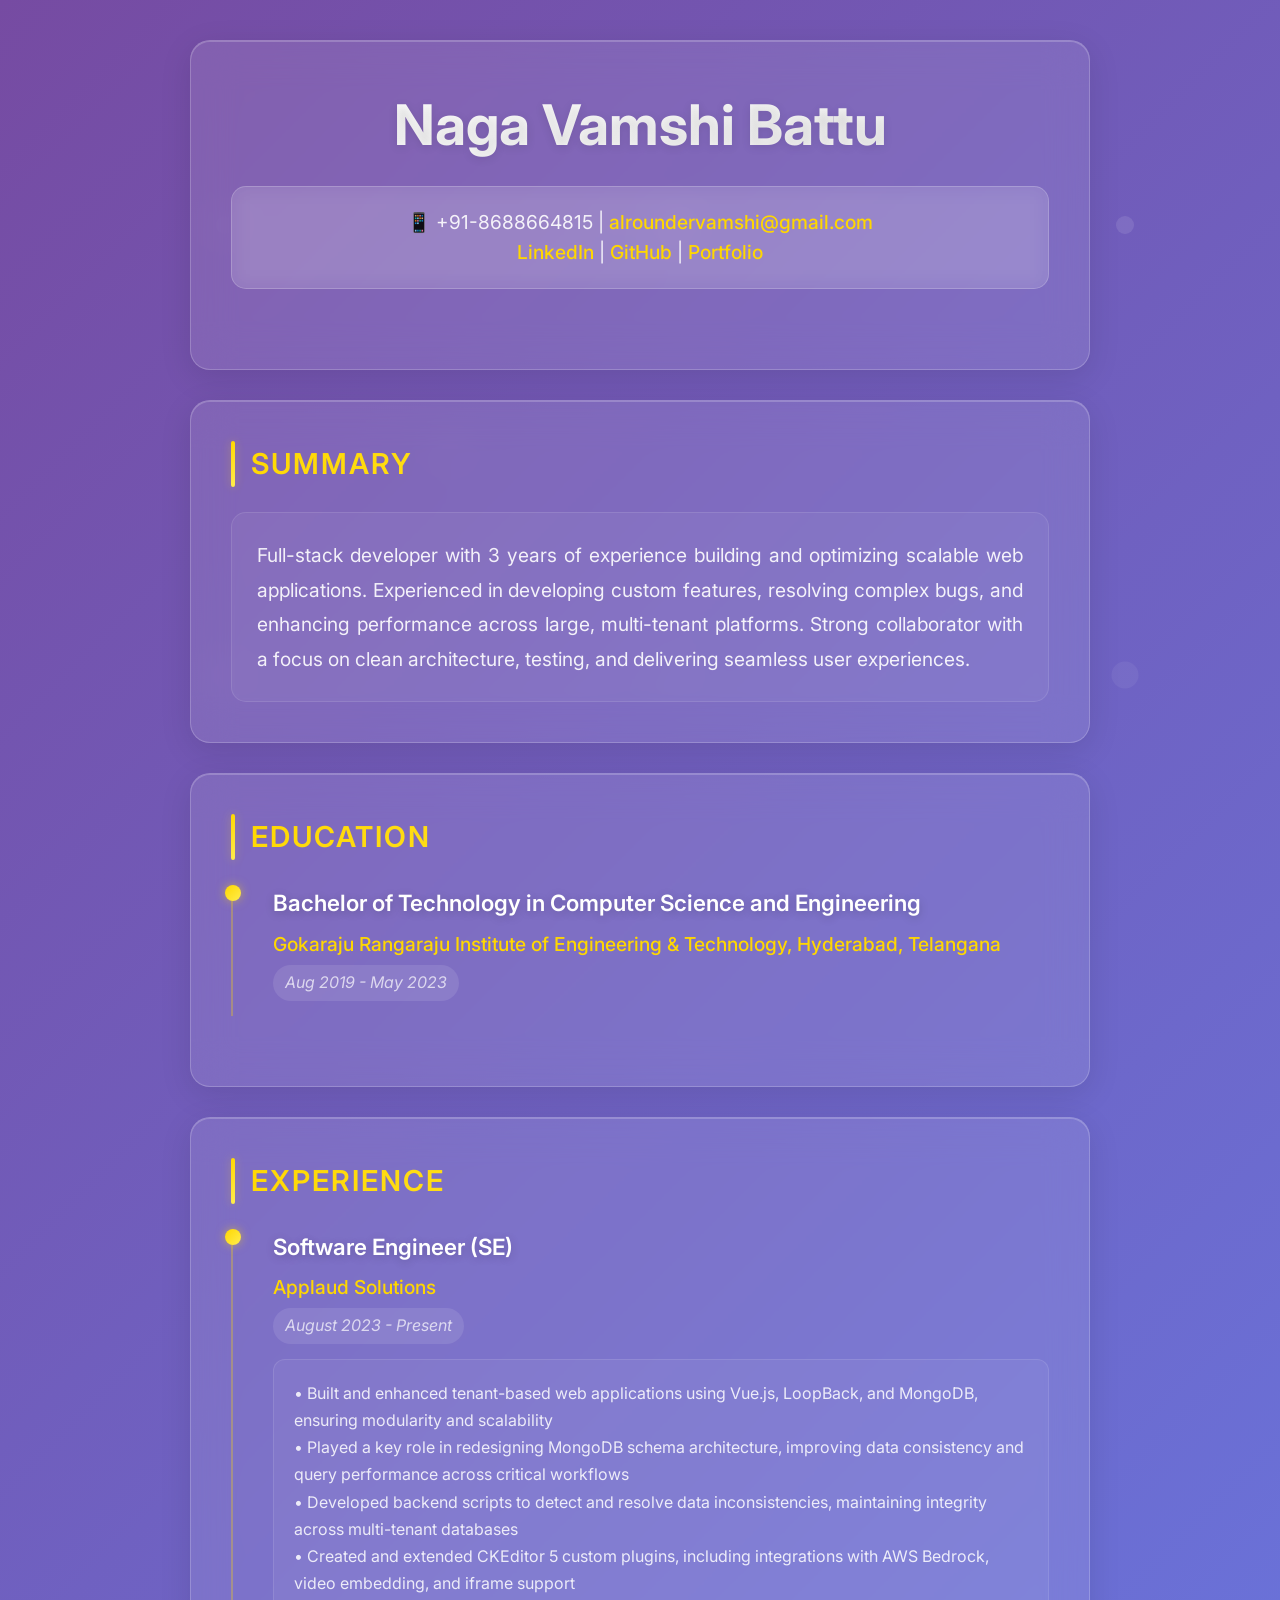
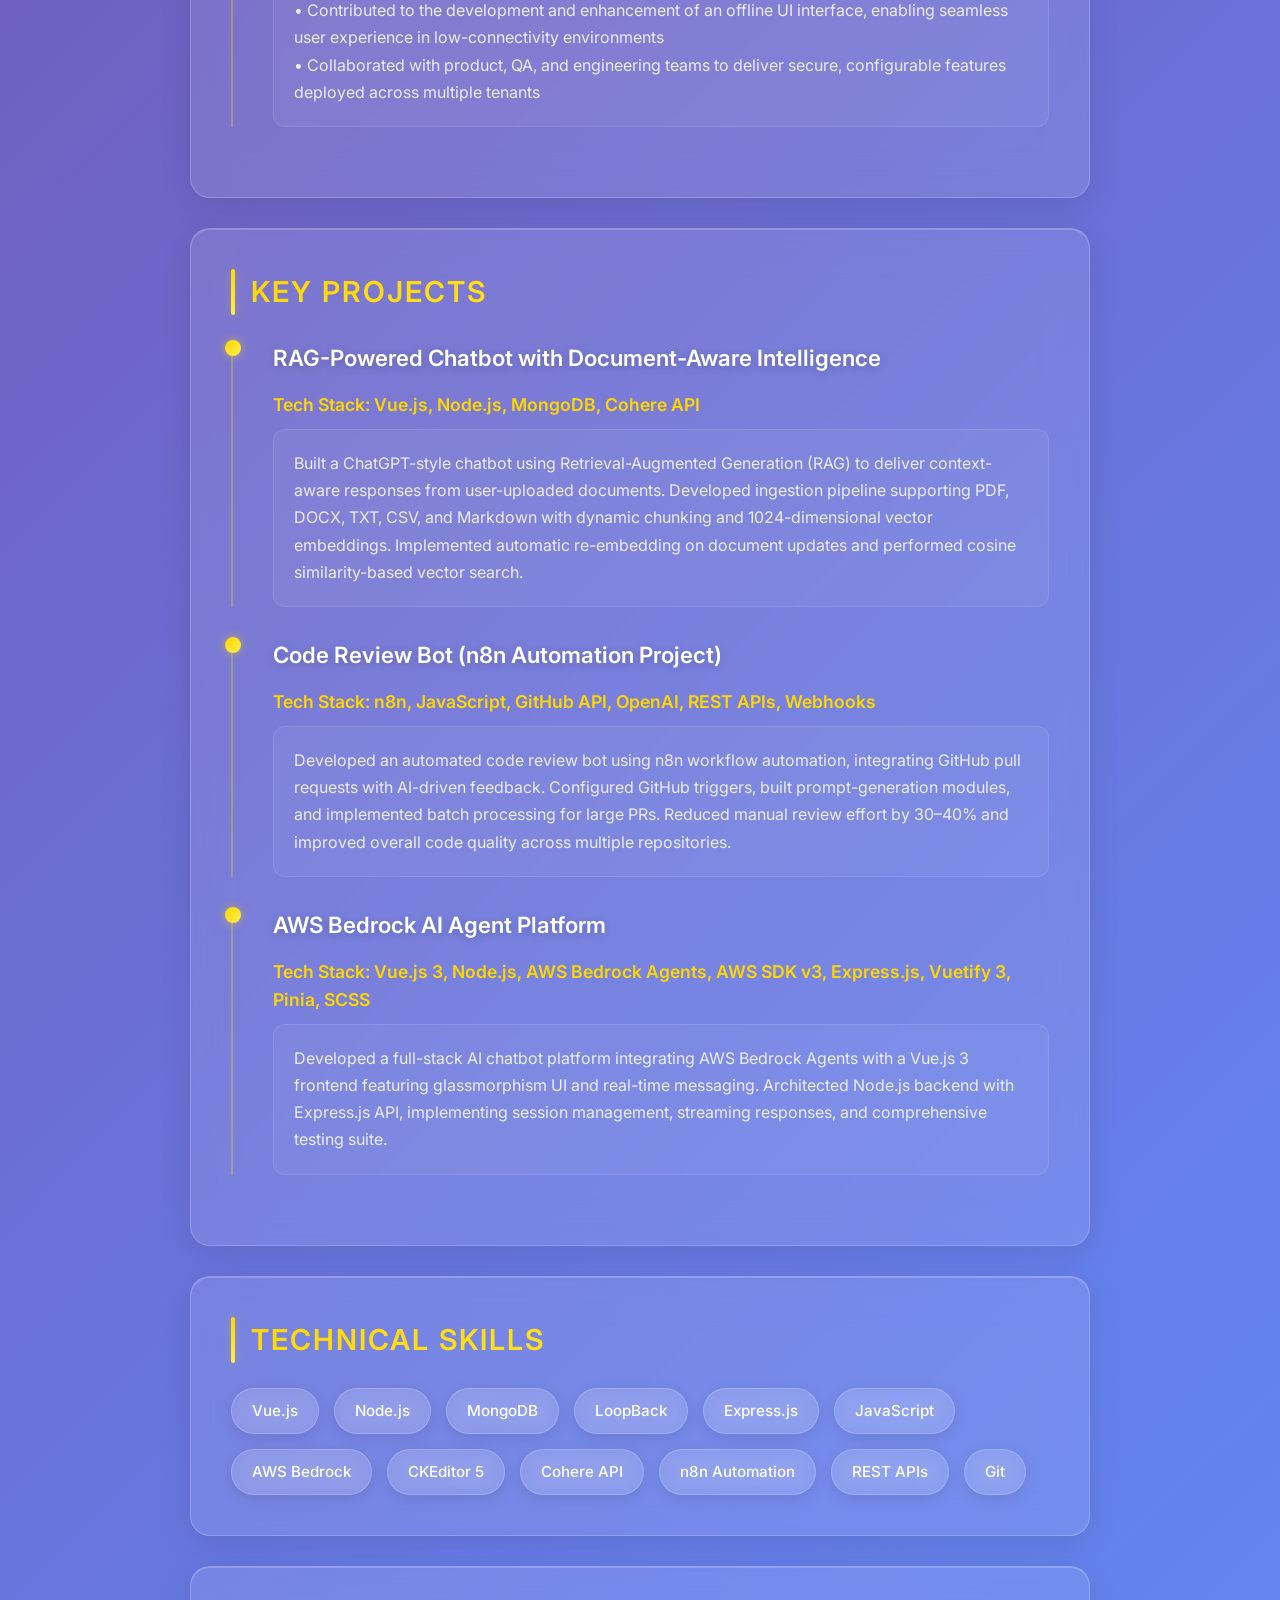
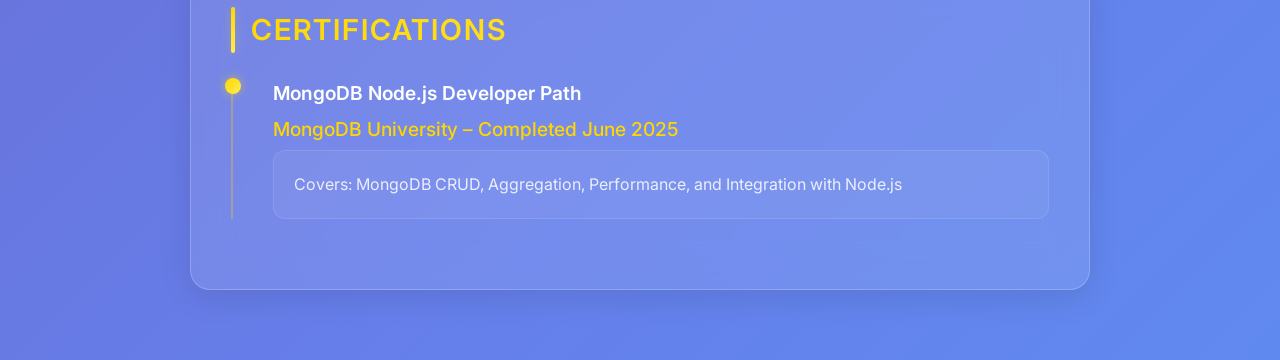
<file: resume.html>
<!DOCTYPE html>
<html lang="en">
<head>
    <meta charset="UTF-8">
    <meta name="viewport" content="width=device-width, initial-scale=1.0">
    <title>Naga Vamshi Battu - Resume</title>
    <style>
        @import url('https://fonts.googleapis.com/css2?family=Inter:wght@300;400;500;600;700&display=swap');
        
        * {
            margin: 0;
            padding: 0;
            box-sizing: border-box;
        }
        
        body {
            font-family: 'Inter', sans-serif;
            line-height: 1.6;
            color: #ffffff;
            min-height: 100vh;
            padding: 40px 20px;
            background: linear-gradient(-45deg, #667eea, #764ba2, #667eea, #4facfe, #667eea, #764ba2);
            background-size: 400% 400%;
            animation: gradientShift 15s ease infinite;
            position: relative;
            overflow-x: hidden;
        }
        
        @keyframes gradientShift {
            0% { background-position: 0% 50%; }
            50% { background-position: 100% 50%; }
            100% { background-position: 0% 50%; }
        }
        
        body::before {
            content: '';
            position: fixed;
            top: 0;
            left: 0;
            width: 100%;
            height: 100%;
            background: url('data:image/svg+xml;utf8,<svg xmlns="http://www.w3.org/2000/svg" viewBox="0 0 100 100"><defs><pattern id="grain" width="100" height="100" patternUnits="userSpaceOnUse"><circle cx="25" cy="25" r="1" fill="white" opacity="0.1"/><circle cx="75" cy="25" r="1.5" fill="white" opacity="0.08"/><circle cx="50" cy="50" r="1" fill="white" opacity="0.1"/><circle cx="25" cy="75" r="1.5" fill="white" opacity="0.06"/><circle cx="75" cy="75" r="1" fill="white" opacity="0.09"/></pattern></defs><rect width="100%" height="100%" fill="url(%23grain)"/></svg>');
            pointer-events: none;
            z-index: 1;
        }
        
        .container {
            max-width: 900px;
            margin: 0 auto;
            position: relative;
            z-index: 2;
        }
        
        .glass-card {
            background: rgba(255, 255, 255, 0.1);
            backdrop-filter: blur(20px);
            -webkit-backdrop-filter: blur(20px);
            border: 1px solid rgba(255, 255, 255, 0.2);
            border-radius: 20px;
            padding: 40px;
            margin-bottom: 30px;
            box-shadow: 
                0 8px 32px rgba(0, 0, 0, 0.1),
                inset 0 1px 0 rgba(255, 255, 255, 0.2);
            transition: transform 0.3s ease, box-shadow 0.3s ease;
        }
        
        .glass-card:hover {
            transform: translateY(-5px);
            box-shadow: 
                0 16px 48px rgba(0, 0, 0, 0.15),
                inset 0 1px 0 rgba(255, 255, 255, 0.3);
        }
        
        .header {
            text-align: center;
            margin-bottom: 40px;
        }
        
        .name {
            font-size: 3.5em;
            font-weight: 700;
            background: linear-gradient(135deg, #ffffff, #f0f0f0);
            -webkit-background-clip: text;
            -webkit-text-fill-color: transparent;
            background-clip: text;
            margin-bottom: 15px;
            text-shadow: 0 2px 10px rgba(0, 0, 0, 0.1);
            animation: float 6s ease-in-out infinite;
        }
        
        @keyframes float {
            0%, 100% { transform: translateY(0px); }
            50% { transform: translateY(-10px); }
        }
        
        .contact-info {
            font-size: 1.2em;
            color: rgba(255, 255, 255, 0.9);
            background: rgba(255, 255, 255, 0.1);
            padding: 20px;
            border-radius: 15px;
            backdrop-filter: blur(10px);
            border: 1px solid rgba(255, 255, 255, 0.2);
        }
        
        .contact-info a {
            color: #ffd700;
            text-decoration: none;
            font-weight: 500;
            transition: color 0.3s ease;
        }
        
        .contact-info a:hover {
            color: #ffed4e;
            text-shadow: 0 0 10px rgba(255, 215, 0, 0.5);
        }
        
        .section-title {
            font-size: 1.8em;
            font-weight: 600;
            background: linear-gradient(135deg, #ffd700, #ffed4e);
            -webkit-background-clip: text;
            -webkit-text-fill-color: transparent;
            background-clip: text;
            margin-bottom: 25px;
            text-transform: uppercase;
            letter-spacing: 2px;
            position: relative;
            padding-left: 20px;
        }
        
        .section-title::before {
            content: '';
            position: absolute;
            left: 0;
            top: 50%;
            transform: translateY(-50%);
            width: 4px;
            height: 100%;
            background: linear-gradient(135deg, #ffd700, #ffed4e);
            border-radius: 2px;
            box-shadow: 0 0 10px rgba(255, 215, 0, 0.3);
        }
        
        .summary {
            font-size: 1.2em;
            line-height: 1.8;
            color: rgba(255, 255, 255, 0.9);
            text-align: justify;
            background: rgba(255, 255, 255, 0.05);
            padding: 25px;
            border-radius: 15px;
            border: 1px solid rgba(255, 255, 255, 0.1);
        }
        
        .timeline-item {
            position: relative;
            margin-bottom: 30px;
            padding-left: 40px;
            border-left: 2px solid rgba(255, 215, 0, 0.3);
        }
        
        .timeline-item::before {
            content: '';
            position: absolute;
            left: -8px;
            top: 0;
            width: 16px;
            height: 16px;
            background: linear-gradient(135deg, #ffd700, #ffed4e);
            border-radius: 50%;
            box-shadow: 0 0 10px rgba(255, 215, 0, 0.5);
            animation: pulse 2s infinite;
        }
        
        @keyframes pulse {
            0%, 100% { opacity: 1; transform: scale(1); }
            50% { opacity: 0.7; transform: scale(1.1); }
        }
        
        .job-title, .project-title {
            font-size: 1.4em;
            font-weight: 600;
            color: #ffffff;
            margin-bottom: 8px;
            text-shadow: 0 2px 10px rgba(0, 0, 0, 0.2);
        }
        
        .company, .cert-org {
            font-size: 1.2em;
            color: #ffd700;
            font-weight: 500;
            margin-bottom: 5px;
        }
        
        .duration {
            font-size: 1em;
            color: rgba(255, 255, 255, 0.7);
            font-style: italic;
            margin-bottom: 15px;
            background: rgba(255, 255, 255, 0.1);
            padding: 5px 12px;
            border-radius: 20px;
            display: inline-block;
        }
        
        .description {
            color: rgba(255, 255, 255, 0.85);
            line-height: 1.7;
            background: rgba(255, 255, 255, 0.05);
            padding: 20px;
            border-radius: 12px;
            border: 1px solid rgba(255, 255, 255, 0.1);
        }
        
        .tech-stack {
            font-weight: 600;
            color: #ffd700;
            margin-top: 15px;
            margin-bottom: 10px;
            font-size: 1.1em;
        }
        
        .skills {
            display: flex;
            flex-wrap: wrap;
            gap: 15px;
            margin-top: 20px;
        }
        
        .skill {
            background: rgba(255, 255, 255, 0.1);
            backdrop-filter: blur(10px);
            color: white;
            padding: 10px 20px;
            border-radius: 25px;
            font-size: 0.95em;
            font-weight: 500;
            border: 1px solid rgba(255, 255, 255, 0.2);
            transition: all 0.3s ease;
            box-shadow: 0 4px 15px rgba(0, 0, 0, 0.1);
        }
        
        .skill:hover {
            background: rgba(255, 215, 0, 0.2);
            transform: translateY(-3px);
            box-shadow: 0 8px 25px rgba(255, 215, 0, 0.2);
            border-color: rgba(255, 215, 0, 0.4);
        }
        
        .cert-name {
            font-weight: 600;
            color: #ffffff;
            font-size: 1.2em;
            margin-bottom: 5px;
        }
        
        /* Floating Elements */
        .floating-element {
            position: fixed;
            pointer-events: none;
            opacity: 0.1;
            animation: floatAround 20s linear infinite;
        }
        
        .floating-element:nth-child(1) {
            top: 10%;
            left: 10%;
            animation-delay: 0s;
        }
        
        .floating-element:nth-child(2) {
            top: 20%;
            right: 10%;
            animation-delay: 5s;
        }
        
        .floating-element:nth-child(3) {
            bottom: 20%;
            left: 15%;
            animation-delay: 10s;
        }
        
        @keyframes floatAround {
            0%, 100% { transform: translateY(0px) rotate(0deg); }
            33% { transform: translateY(-20px) rotate(120deg); }
            66% { transform: translateY(20px) rotate(240deg); }
        }
        
        @media print {
            body {
                background: white !important;
                color: black !important;
            }
            .glass-card {
                background: white !important;
                border: 1px solid #ddd !important;
                box-shadow: none !important;
            }
            .name, .section-title {
                color: black !important;
            }
        }
        
        @media (max-width: 768px) {
            .glass-card {
                padding: 25px;
                margin-bottom: 20px;
            }
            .name {
                font-size: 2.5em;
            }
            .section-title {
                font-size: 1.4em;
            }
            .contact-info {
                font-size: 1em;
            }
        }
    </style>
</head>
<body>
    <div class="container">
        <div class="glass-card">
            <div class="header">
                <h1 class="name">Naga Vamshi Battu</h1>
                <div class="contact-info">
                    📱 +91-8688664815 | <a href="mailto:alroundervamshi@gmail.com">alroundervamshi@gmail.com</a><br>
                    <a href="https://www.linkedin.com/in/naga-vamshi-battu-ba5304221">LinkedIn</a> | 
                    <a href="https://github.com/Nagavamshi10">GitHub</a> | 
                    <a href="https://nagavamshi2001.github.io/profile/">Portfolio</a>
                </div>
            </div>
        </div>

        <div class="glass-card">
            <h2 class="section-title">Summary</h2>
            <p class="summary">
                Full-stack developer with 3 years of experience building and optimizing scalable web applications. 
                Experienced in developing custom features, resolving complex bugs, and enhancing performance across 
                large, multi-tenant platforms. Strong collaborator with a focus on clean architecture, testing, 
                and delivering seamless user experiences.
            </p>
        </div>

        <div class="glass-card">
            <h2 class="section-title">Education</h2>
            <div class="timeline-item">
                <div class="job-title">Bachelor of Technology in Computer Science and Engineering</div>
                <div class="company">Gokaraju Rangaraju Institute of Engineering & Technology, Hyderabad, Telangana</div>
                <div class="duration">Aug 2019 - May 2023</div>
            </div>
        </div>

        <div class="glass-card">
            <h2 class="section-title">Experience</h2>
            <div class="timeline-item">
                <div class="job-title">Software Engineer (SE)</div>
                <div class="company">Applaud Solutions</div>
                <div class="duration">August 2023 - Present</div>
                <div class="description">
                    • Built and enhanced tenant-based web applications using Vue.js, LoopBack, and MongoDB, ensuring modularity and scalability<br>
                    • Played a key role in redesigning MongoDB schema architecture, improving data consistency and query performance across critical workflows<br>
                    • Developed backend scripts to detect and resolve data inconsistencies, maintaining integrity across multi-tenant databases<br>
                    • Created and extended CKEditor 5 custom plugins, including integrations with AWS Bedrock, video embedding, and iframe support<br>
                    • Contributed to the development and enhancement of an offline UI interface, enabling seamless user experience in low-connectivity environments<br>
                    • Collaborated with product, QA, and engineering teams to deliver secure, configurable features deployed across multiple tenants
                </div>
            </div>
        </div>

        <div class="glass-card">
            <h2 class="section-title">Key Projects</h2>
            
            <div class="timeline-item">
                <div class="project-title">RAG-Powered Chatbot with Document-Aware Intelligence</div>
                <div class="tech-stack">Tech Stack: Vue.js, Node.js, MongoDB, Cohere API</div>
                <div class="description">
                    Built a ChatGPT-style chatbot using Retrieval-Augmented Generation (RAG) to deliver context-aware responses from user-uploaded documents. 
                    Developed ingestion pipeline supporting PDF, DOCX, TXT, CSV, and Markdown with dynamic chunking and 1024-dimensional vector embeddings. 
                    Implemented automatic re-embedding on document updates and performed cosine similarity-based vector search.
                </div>
            </div>

            <div class="timeline-item">
                <div class="project-title">Code Review Bot (n8n Automation Project)</div>
                <div class="tech-stack">Tech Stack: n8n, JavaScript, GitHub API, OpenAI, REST APIs, Webhooks</div>
                <div class="description">
                    Developed an automated code review bot using n8n workflow automation, integrating GitHub pull requests with AI-driven feedback. 
                    Configured GitHub triggers, built prompt-generation modules, and implemented batch processing for large PRs. 
                    Reduced manual review effort by 30–40% and improved overall code quality across multiple repositories.
                </div>
            </div>

            <div class="timeline-item">
                <div class="project-title">AWS Bedrock AI Agent Platform</div>
                <div class="tech-stack">Tech Stack: Vue.js 3, Node.js, AWS Bedrock Agents, AWS SDK v3, Express.js, Vuetify 3, Pinia, SCSS</div>
                <div class="description">
                    Developed a full-stack AI chatbot platform integrating AWS Bedrock Agents with a Vue.js 3 frontend featuring glassmorphism UI and real-time messaging. 
                    Architected Node.js backend with Express.js API, implementing session management, streaming responses, and comprehensive testing suite.
                </div>
            </div>
        </div>

        <div class="glass-card">
            <h2 class="section-title">Technical Skills</h2>
            <div class="skills">
                <span class="skill">Vue.js</span>
                <span class="skill">Node.js</span>
                <span class="skill">MongoDB</span>
                <span class="skill">LoopBack</span>
                <span class="skill">Express.js</span>
                <span class="skill">JavaScript</span>
                <span class="skill">AWS Bedrock</span>
                <span class="skill">CKEditor 5</span>
                <span class="skill">Cohere API</span>
                <span class="skill">n8n Automation</span>
                <span class="skill">REST APIs</span>
                <span class="skill">Git</span>
            </div>
        </div>

        <div class="glass-card">
            <h2 class="section-title">Certifications</h2>
            <div class="timeline-item">
                <div class="cert-name">MongoDB Node.js Developer Path</div>
                <div class="cert-org">MongoDB University – Completed June 2025</div>
                <div class="description">Covers: MongoDB CRUD, Aggregation, Performance, and Integration with Node.js</div>
            </div>
        </div>
    </div>
</body>
</html>
</file>
